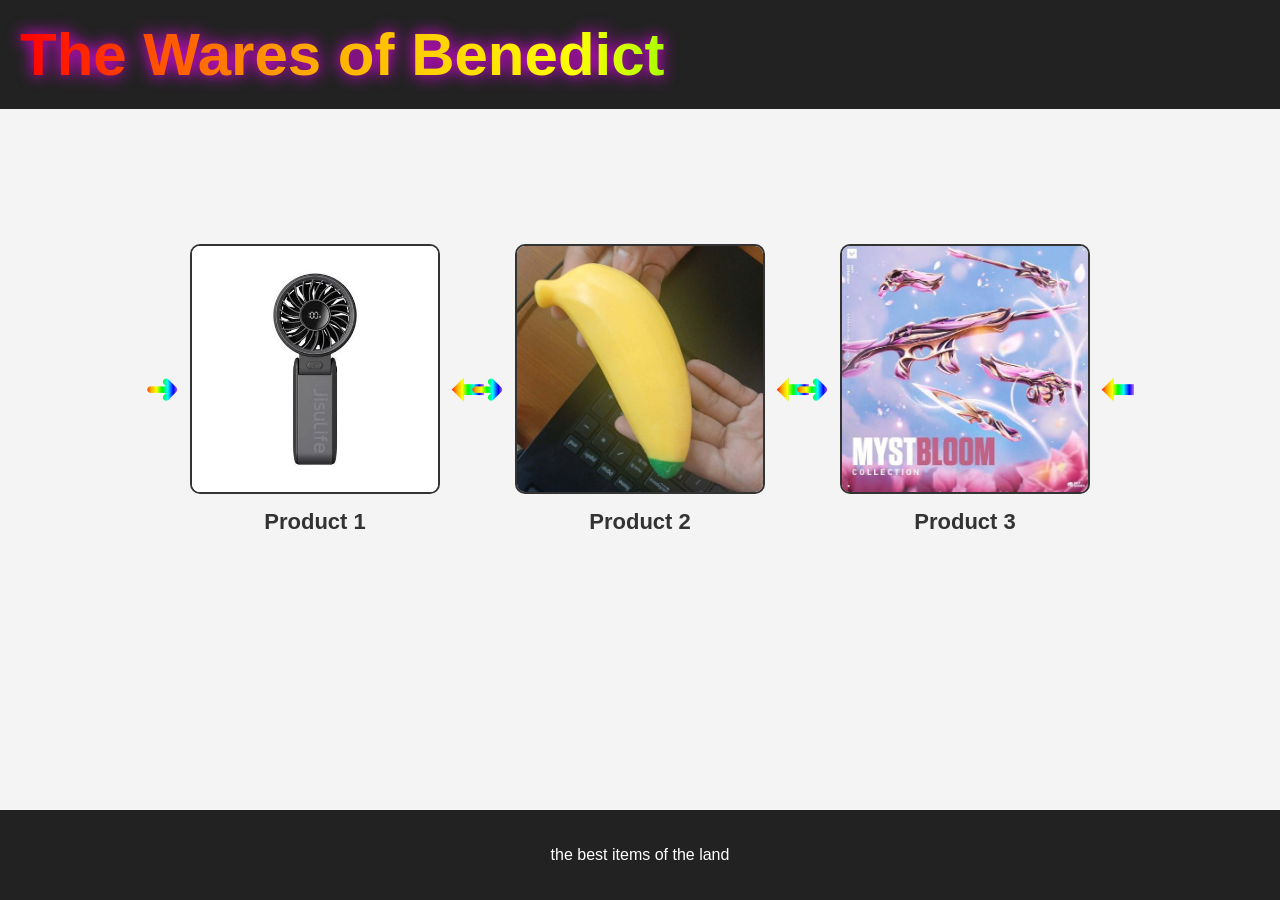
<file: index.html>
<!DOCTYPE html>
<html lang="en">

<head>
    <meta charset="UTF-8">
    <meta name="viewport" content="width=device-width, initial-scale=1.0">
    <title>The Wares of Benedict</title>

    <style>
        
    html, body {
        margin: 0;
        padding: 0;
        min-height: 100%;
    }

    body {
        min-height: 100vh;
        display: flex;
        flex-direction: column;
        font-family: Arial, sans-serif;
        background-color: #f4f4f4;
        color: #333;
    }

    main {
        flex: 1;
    }


        /* Navigation Bar */
        nav {
            background-color: #222;
            padding: 20px;
            display: flex;
            justify-content: space-between;
            align-items: center;
        }

        
    nav h2 {
        font-size: 60px;
        margin: 0;

        background: linear-gradient(
            90deg,
            red,
            orange,
            yellow,
            lime,
            cyan,
            blue,
            violet,
            red
        );

        background-size: 300% 100%;
        background-clip: text;
        -webkit-background-clip: text;
        -webkit-text-fill-color: transparent;

        animation: rainbowGlow 4s linear infinite;

        filter: drop-shadow(0 0 8px #ff00ff);
    }

    /* Animated Rainbow Effect */
    @keyframes rainbowGlow {
        0% {
            background-position: 0% 50%;
            filter: drop-shadow(0 0 5px red);
        }

        25% {
            filter: drop-shadow(0 0 12px yellow);
        }

        50% {
            background-position: 100% 50%;
            filter: drop-shadow(0 0 15px cyan);
        }

        75% {
            filter: drop-shadow(0 0 12px violet);
        }

        100% {
            background-position: 0% 50%;
            filter: drop-shadow(0 0 5px red);
        }
    }


        /* Product Section */
        .products {
            display: flex;
            justify-content: center;
            align-items: center;
            gap: 75px;
            padding: 80px 40px;
            min-height: 400px;
            flex-wrap: wrap;
        }

        /* Individual Product */
        .product {
            text-align: center;
            width: 250px;
        }

        /* Image Container */
        .image-frame {
            position: relative;
            width: 250px;
            height: 250px;
        }

        /* Product Images */
        
    .image-frame img {
        width: 100%;
        height: 100%;
        object-fit: cover;
        object-position: center;
        box-sizing: border-box;
        border: 2px solid #333;
        border-radius: 10px;
    }

        /* Rainbow Arrows */
        .rainbow-arrow {
            position: absolute;
            top: 50%;
            font-size: 40px;
            font-weight: bold;
            line-height: 1;

            background: linear-gradient(
                90deg,
                red,
                orange,
                yellow,
                lime,
                cyan,
                blue,
                violet
            );

            background-clip: text;
            -webkit-background-clip: text;
            color: transparent;
            -webkit-text-fill-color: transparent;

            animation: rainbow 3s linear infinite;
        }

        /* Left Arrow */
        .arrow-left {
            left: -45px;
            animation:
                moveLeft 1.5s ease-in-out infinite,
                rainbow 3s linear infinite;
        }

        /* Right Arrow */
        .arrow-right {
            right: -45px;
            animation:
                moveRight 1.5s ease-in-out infinite,
                rainbow 3s linear infinite;
        }

        /* Left Arrow Moves Toward Image */
        @keyframes moveLeft {
            0%, 100% {
                transform: translate(0, -50%);
            }

            50% {
                transform: translate(12px, -50%);
            }
        }

        /* Right Arrow Moves Toward Image */
        @keyframes moveRight {
            0%, 100% {
                transform: translate(0, -50%);
            }

            50% {
                transform: translate(-12px, -50%);
            }
        }

        /* Rainbow Color Animation */
        @keyframes rainbow {
            0% {
                filter: hue-rotate(0deg);
            }

            100% {
                filter: hue-rotate(360deg);
            }
        }

        /* Product Name */
        .product a {
            display: block;
            margin-top: 15px;
            font-size: 22px;
            font-weight: bold;
            color: #333;
            text-decoration: none;
        }

        .product a:hover {
            color: #ea08ff;
            text-decoration: underline;
        }

        /* Footer */
        footer {
            text-align: center;
            background-color: #222;
            color: white;
            padding: 20px;
        }

        /* Accessibility */
        @media (prefers-reduced-motion: reduce) {
            .rainbow-arrow {
                animation: none;
                transform: translateY(-50%);
            }
        }
    </style>
</head>

<body>

    <!-- Navigation Bar -->
    <nav>
        <h2>The Wares of Benedict</h2>
    </nav>

    <!-- Product Display -->
    <main>
        <section class="products">

            <!-- Product 1 -->
            <div class="product">
                <div class="image-frame">

                    <span class="rainbow-arrow arrow-left"
                          aria-hidden="true">➜</span>

                    <img src="product1.jpg" alt="Product 1">

                    <span class="rainbow-arrow arrow-right"
                          aria-hidden="true">⬅</span>

                </div>

                <a href="JisuLife.html">Product 1</a>
            </div>

            <!-- Product 2 -->
            <div class="product">
                <div class="image-frame">

                    <span class="rainbow-arrow arrow-left"
                          aria-hidden="true">➜</span>

                    <img src="product2.jpg" alt="Product 2">

                    <span class="rainbow-arrow arrow-right"
                          aria-hidden="true">⬅</span>

                </div>

                <a href="squishy.html">Product 2</a>
            </div>

            <!-- Product 3 -->
            <div class="product">
                <div class="image-frame">

                    <span class="rainbow-arrow arrow-left"
                          aria-hidden="true">➜</span>

                    <img src="product3.jpg" alt="Product 3">

                    <span class="rainbow-arrow arrow-right"
                          aria-hidden="true">⬅</span>

                </div>

                <a href="valo_acc.html">Product 3</a>
            </div>

        </section>
    </main>

    <!-- Footer -->
    <footer>
        <p>the best items of the land</p>
    </footer>

</body>
</html>
</file>
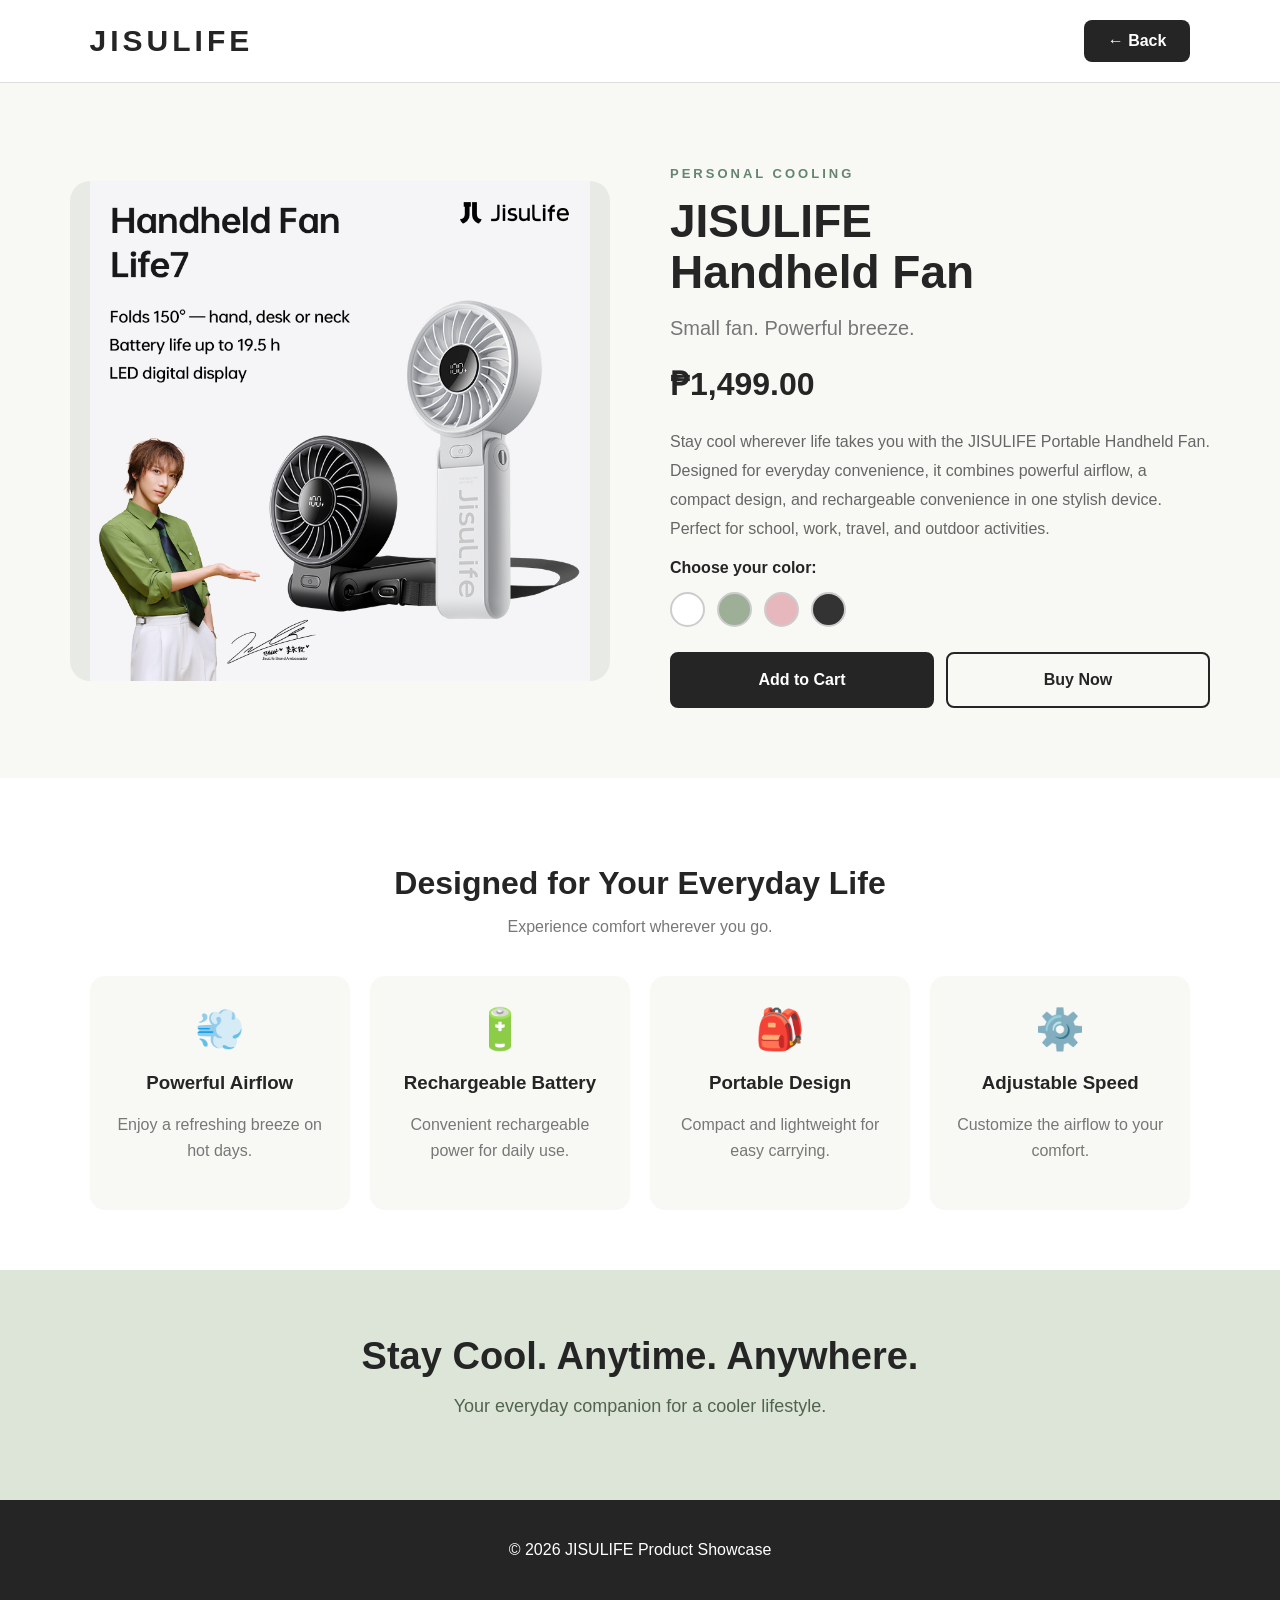
<file: JisuLife.html>
<!DOCTYPE html>
<html lang="en">
<head>
    <meta charset="UTF-8">
    <meta name="viewport" content="width=device-width, initial-scale=1.0">
    <title>JISULIFE | Portable Handheld Fan</title>

    <style>
        * {
            box-sizing: border-box;
        }

        body {
            margin: 0;
            font-family: Arial, sans-serif;
            background-color: #f8f8f5;
            color: #252525;
        }

        /* Navigation Bar */
        nav {
            display: flex;
            justify-content: space-between;
            align-items: center;
            background-color: white;
            padding: 20px 7%;
            border-bottom: 1px solid #ddd;
        }

        nav h1 {
            margin: 0;
            font-size: 30px;
            letter-spacing: 4px;
        }

        /* Back Button */
        .back-btn {
            display: inline-block;
            text-decoration: none;
            background-color: #252525;
            color: white;
            padding: 12px 24px;
            border-radius: 8px;
            font-size: 16px;
            font-weight: bold;
            transition: 0.3s;
        }

        .back-btn:hover {
            background-color: #65856e;
            transform: translateX(-5px);
        }

        /* Product Section */
        .product-container {
            display: flex;
            align-items: center;
            justify-content: center;
            gap: 60px;
            max-width: 1200px;
            margin: auto;
            padding: 70px 30px;
        }

        /* Product Image */
        .product-image {
            flex: 1;
            min-width: 0;
            background-color: #e8ebe5;
            border-radius: 20px;
            overflow: hidden;
        }

        .product-image img {
            width: 100%;
            height: 500px;
            object-fit: contain;
            display: block;
            transition: transform 0.4s;
        }

        .product-image img:hover {
            transform: scale(1.08);
        }

        /* Product Information */
        .product-info {
            flex: 1;
            min-width: 0;
        }

        .category {
            color: #65856e;
            font-size: 13px;
            font-weight: bold;
            letter-spacing: 3px;
        }

        .product-info h2 {
            font-size: 46px;
            margin: 15px 0;
            line-height: 1.1;
        }

        .tagline {
            font-size: 20px;
            color: #777;
        }

        .price {
            font-size: 32px;
            font-weight: bold;
            margin: 25px 0;
        }

        .description {
            color: #666;
            font-size: 16px;
            line-height: 1.8;
        }

        /* Color Options */
        .colors {
            display: flex;
            gap: 12px;
            margin: 15px 0 25px;
        }

        .color-option {
            width: 35px;
            height: 35px;
            border-radius: 50%;
            border: 2px solid #ccc;
            cursor: pointer;
        }

        .color-option:hover,
        .color-option:focus-visible {
            outline: 2px solid #333;
            outline-offset: 3px;
        }

        .white {
            background-color: #ffffff;
        }

        .green {
            background-color: #9eaf98;
        }

        .pink {
            background-color: #e6b8bd;
        }

        .black {
            background-color: #333333;
        }

        /* Buttons */
        .buttons {
            display: flex;
            gap: 12px;
        }

        .btn {
            flex: 1;
            padding: 17px;
            font-size: 16px;
            font-weight: bold;
            border-radius: 8px;
            cursor: pointer;
            transition: 0.3s;
        }

        .add-to-cart {
            background-color: #252525;
            color: white;
            border: 2px solid #252525;
        }

        .add-to-cart:hover {
            background-color: #65856e;
            border-color: #65856e;
        }

        .buy-now {
            background-color: transparent;
            color: #252525;
            border: 2px solid #252525;
        }

        .buy-now:hover {
            background-color: #252525;
            color: white;
        }

        /* Features Section */
        .features {
            background-color: white;
            padding: 60px 7%;
            text-align: center;
        }

        .features h2 {
            font-size: 32px;
            margin-bottom: 10px;
        }

        .features-subtitle {
            color: #777;
            margin-bottom: 40px;
        }

        .feature-container {
            display: grid;
            grid-template-columns: repeat(4, 1fr);
            gap: 20px;
        }

        .feature-card {
            background-color: #f8f8f5;
            padding: 30px 20px;
            border-radius: 15px;
            transition: transform 0.3s;
        }

        .feature-card:hover {
            transform: translateY(-8px);
        }

        .feature-icon {
            font-size: 40px;
        }

        .feature-card p {
            color: #777;
            line-height: 1.6;
        }

        /* Promotional Section */
        .banner {
            background-color: #dce5d8;
            padding: 65px 20px;
            text-align: center;
        }

        .banner h2 {
            font-size: 38px;
            margin: 0 0 15px;
        }

        .banner p {
            color: #52634e;
            font-size: 18px;
        }

        /* Footer */
        footer {
            background-color: #252525;
            color: white;
            padding: 25px;
            text-align: center;
        }

        /* Mobile Responsive Design */
        @media (max-width: 768px) {
            nav {
                padding: 18px 5%;
            }

            nav h1 {
                font-size: 23px;
                letter-spacing: 2px;
            }

            .back-btn {
                padding: 10px 16px;
                font-size: 14px;
            }

            .product-container {
                flex-direction: column;
                gap: 25px;
                padding: 30px 20px;
            }

            .product-image,
            .product-info {
                width: 100%;
            }

            .product-image img {
                height: 350px;
            }

            .product-info h2 {
                font-size: 36px;
            }

            .feature-container {
                grid-template-columns: repeat(2, 1fr);
            }

            .buttons {
                flex-direction: column;
            }

            .banner h2 {
                font-size: 30px;
            }
        }

        @media (max-width: 480px) {
            .feature-container {
                grid-template-columns: 1fr;
            }
        }
    </style>
</head>

<body>

    <!-- Navigation Bar -->
    <nav>
        <h1>JISULIFE</h1>

        <!-- Back to Homepage -->
        <a href="index.html" class="back-btn">
            &larr; Back
        </a>
    </nav>

    <!-- Product Section -->
    <section class="product-container" id="product">

        <div class="product-image">
            <img src="/jisulife.jpg"
                 alt="JISULIFE Portable Handheld Fan">
        </div>

        <div class="product-info">

            <p class="category">PERSONAL COOLING</p>

            <h2>JISULIFE<br>Handheld Fan</h2>

            <p class="tagline">
                Small fan. Powerful breeze.
            </p>

            <p class="price">₱1,499.00</p>

            <p class="description">
                Stay cool wherever life takes you with the
                JISULIFE Portable Handheld Fan. Designed for
                everyday convenience, it combines powerful
                airflow, a compact design, and rechargeable
                convenience in one stylish device.
                Perfect for school, work, travel, and outdoor
                activities.
            </p>

            <strong>Choose your color:</strong>

            <div class="colors">
                <button class="color-option white"
                        type="button"
                        title="White"
                        aria-label="White"></button>

                <button class="color-option green"
                        type="button"
                        title="Green"
                        aria-label="Green"></button>

                <button class="color-option pink"
                        type="button"
                        title="Pink"
                        aria-label="Pink"></button>

                <button class="color-option black"
                        type="button"
                        title="Black"
                        aria-label="Black"></button>
            </div>

            <div class="buttons">
                <button class="btn add-to-cart"
                        onclick="alert('JISULIFE added to cart!')">
                    Add to Cart
                </button>

                <button class="btn buy-now"
                        onclick="alert('Checkout coming soon!')">
                    Buy Now
                </button>
            </div>

        </div>

    </section>

    <!-- Product Features -->
    <section class="features" id="features">

        <h2>Designed for Your Everyday Life</h2>

        <p class="features-subtitle">
            Experience comfort wherever you go.
        </p>

        <div class="feature-container">

            <div class="feature-card">
                <div class="feature-icon">💨</div>
                <h3>Powerful Airflow</h3>
                <p>
                    Enjoy a refreshing breeze on hot days.
                </p>
            </div>

            <div class="feature-card">
                <div class="feature-icon">🔋</div>
                <h3>Rechargeable Battery</h3>
                <p>
                    Convenient rechargeable power for daily use.
                </p>
            </div>

            <div class="feature-card">
                <div class="feature-icon">🎒</div>
                <h3>Portable Design</h3>
                <p>
                    Compact and lightweight for easy carrying.
                </p>
            </div>

            <div class="feature-card">
                <div class="feature-icon">⚙️</div>
                <h3>Adjustable Speed</h3>
                <p>
                    Customize the airflow to your comfort.
                </p>
            </div>

        </div>

    </section>

    <!-- Promotional Banner -->
    <section class="banner">
        <h2>Stay Cool. Anytime. Anywhere.</h2>
        <p>
            Your everyday companion for a cooler lifestyle.
        </p>
    </section>

    <!-- Footer -->
    <footer>
        <p>&copy; 2026 JISULIFE Product Showcase</p>
    </footer>

</body>
</html>
</file>
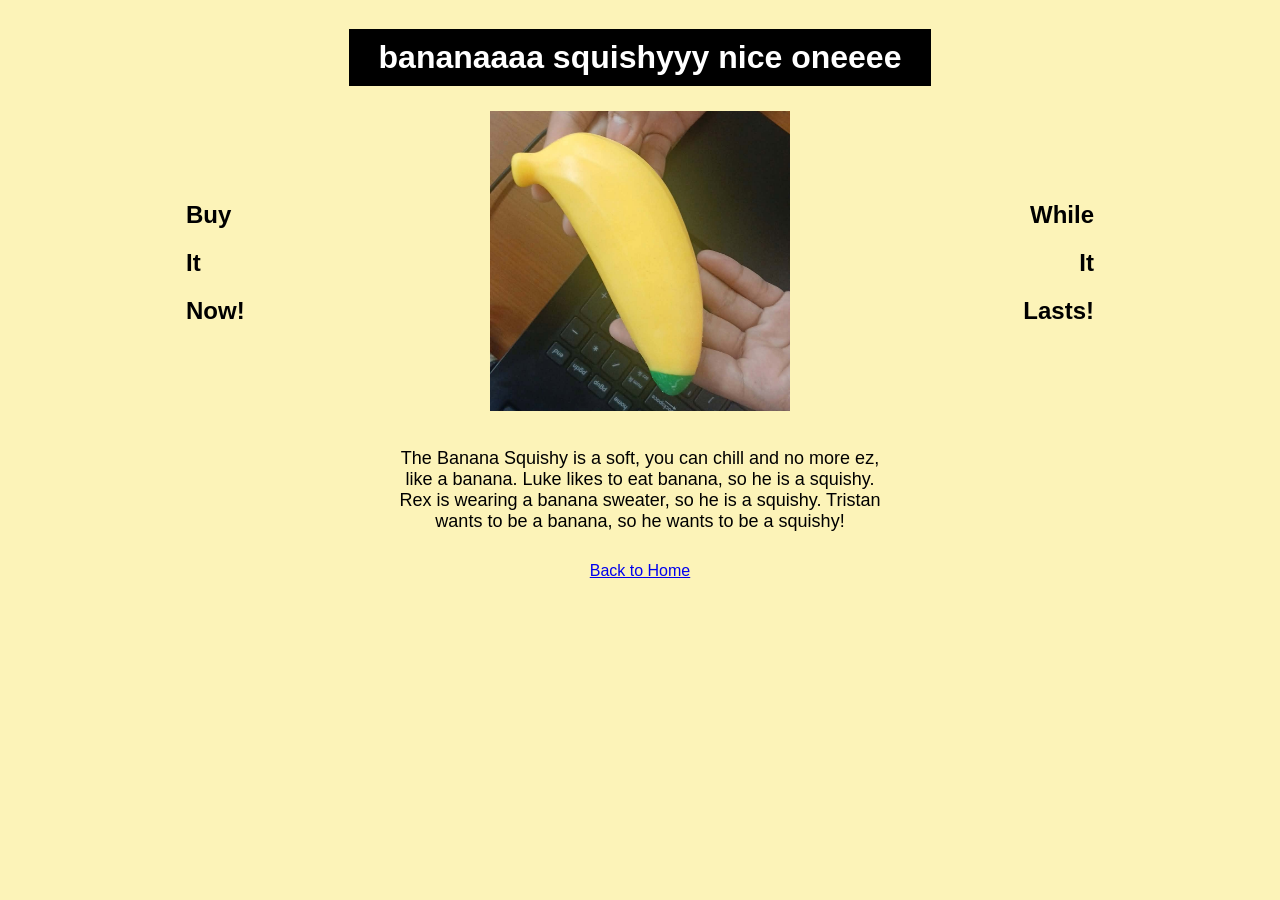
<file: squishy.html>
<!DOCTYPE html>
<html>
<head>
    <title>Banana Squishy</title>
    <link rel ="stylesheet" href="squishyy.css">
</head>
<body>

    <h1>bananaaaa squishyyy nice oneeee</h1>

    <table>
        <tr>
            <td class="left">
                <h2>Buy</h2>
                <h2>It</h2>
                <h2>Now!</h2>
            </td>
            </td>
            <td>
                <img src="product2.jpg" alt="Banana squishy">
            </td>
            <td class="right">
                <h2>While</h2>
                <h2>It</h2>
                <h2>Lasts!</h2>
            </td>
        </tr>
    </table>
    
<p>
    The Banana Squishy is a soft, you can chill and no more ez, like a banana.
    Luke  likes to eat banana, so he is a squishy.
    Rex is wearing a banana sweater, so he is a squishy.
    Tristan wants to be a banana, so he wants to be a squishy!
</p>

<a href="index.html">Back to Home</a>

</body>
</html
</file>
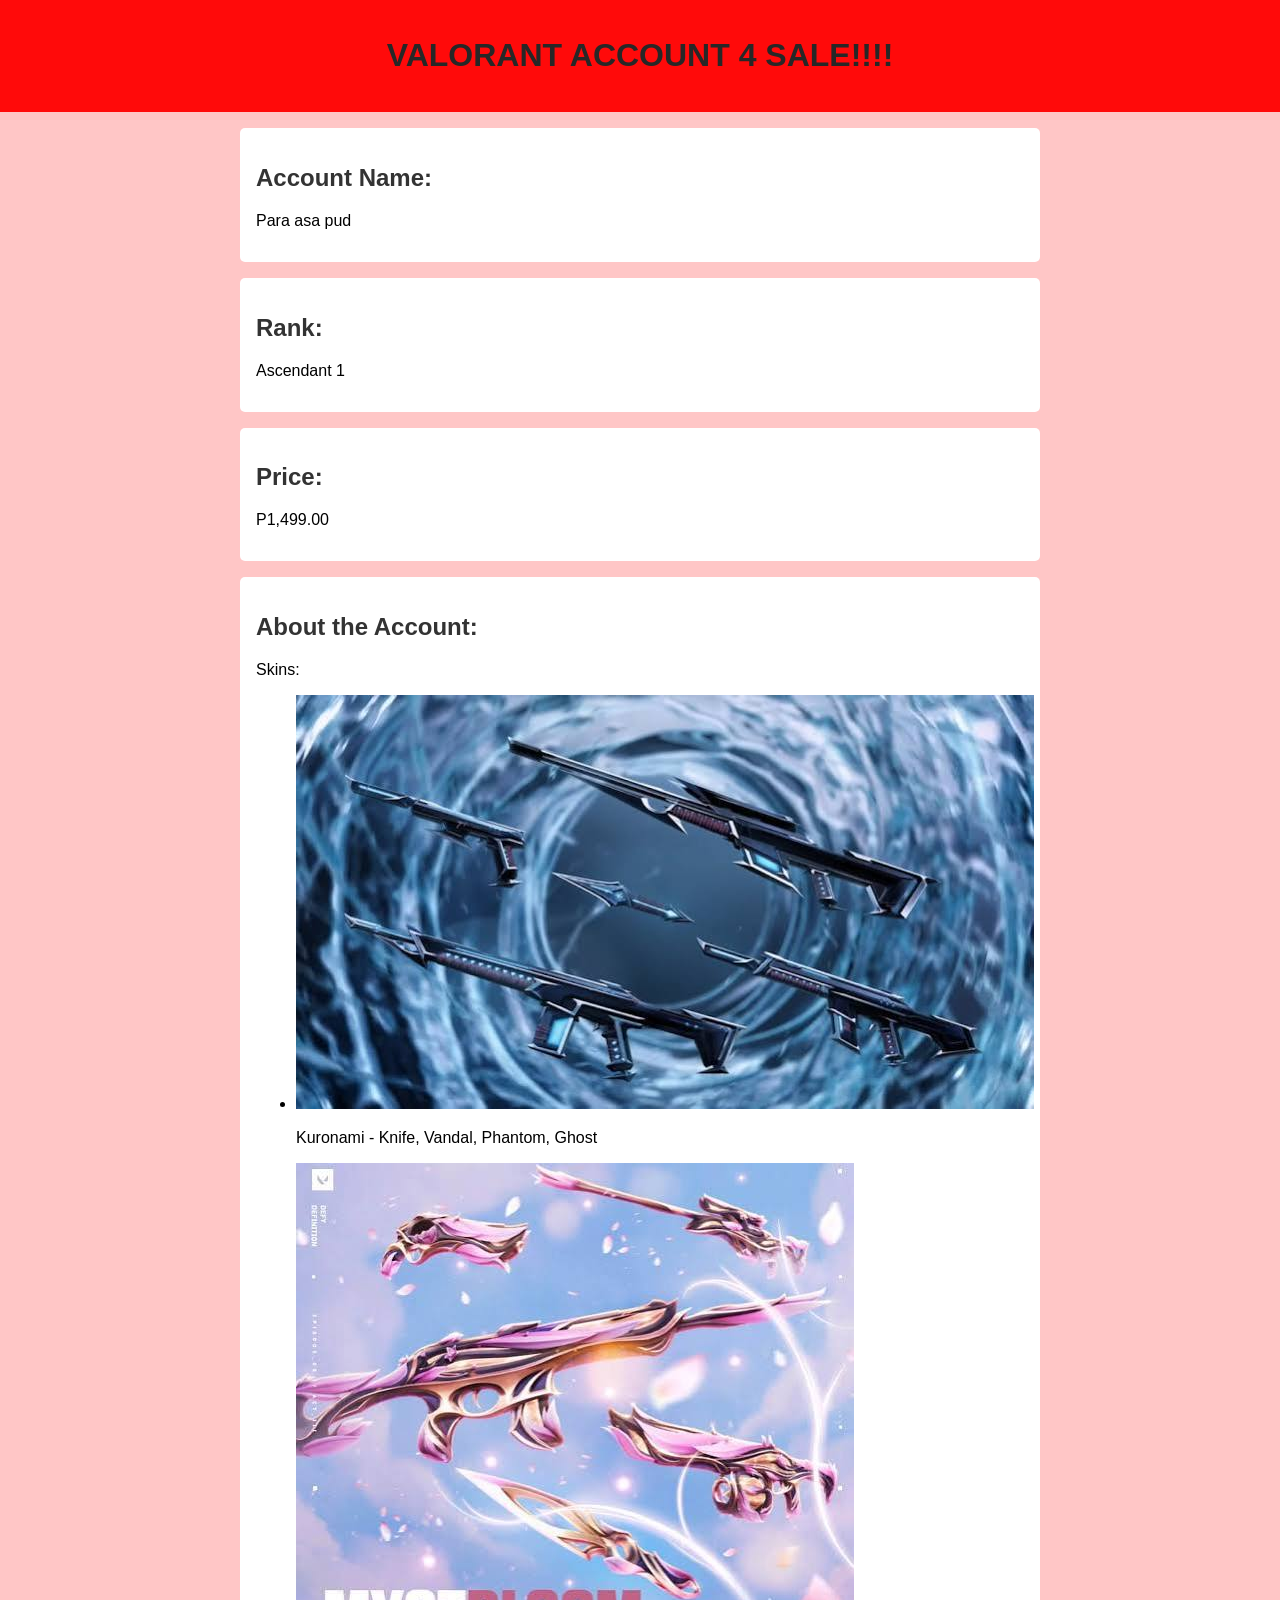
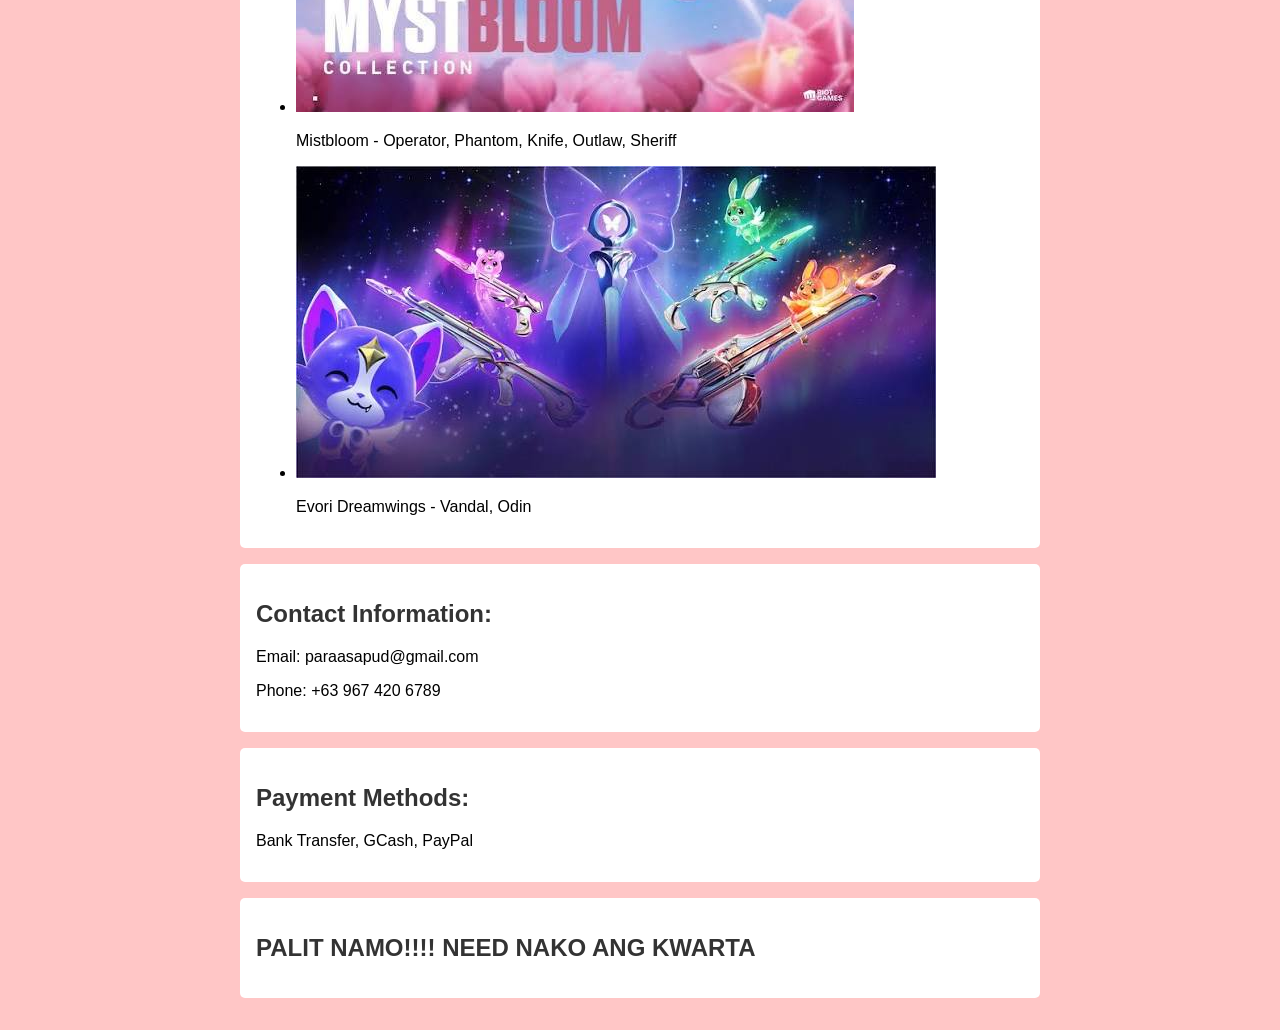
<file: valo_acc.html>
<!DOCTYPE html>
<html lang="en">
<head>
    <meta charset="UTF-8">
    <meta name="viewport" content="width=device-width, initial-scale=1.0">
    <title>Valorant Account For Sale</title>
    <style>
        body {
            font-family: Arial, sans-serif;
            margin: 0;
            padding: 0;
            background-color: #ffc6c6;
        }
        header {
            background-color: #ff0a0a;
            color: #272727;
            padding: 1rem;
            text-align: center;
        }
        main {
            max-width: 800px;
            margin: 0 auto;
            padding: 1rem;
        }
        section {
            background-color: #fff;
            margin-bottom: 1rem;
            padding: 1rem;
            border-radius: 5px;
        }
        h2 {
            color: #333;
        }
    </style>
</head>
<body>
    <header>
        <h1>VALORANT ACCOUNT 4 SALE!!!!</h1>
    </header>
    <main>
        <section>
            <h2>Account Name: </h2>
            <p>Para asa pud</p>
        </section>
        <section>
            <h2>Rank: </h2>
            <p>Ascendant 1</p>
        </section>
        <section>
            <h2>Price: </h2>
            <p>P1,499.00</p>
        </section>
        <section>
            <h2>About the Account: </h2>
            <p>Skins: 
                <ul class="skins">
                    <li><img src="kuronami.jpg" alt="Kuronami">
                        <p>Kuronami - Knife, Vandal, Phantom, Ghost</p>
                    </li>
                    <li><img src="mistbloom.jpg" alt="Mistbloom">
                        <p>Mistbloom - Operator, Phantom, Knife, Outlaw, Sheriff</p>
                    </li>
                    <li><img src="evori.jpg" alt="Evori Dreamwings">
                        <p>Evori Dreamwings - Vandal, Odin</p>
                    </li>
                </ul>
            </p>
        </section>
        <section>
            <h2>Contact Information: </h2>
            <p>Email: paraasapud@gmail.com</p>
            <p>Phone: +63 967 420 6789</p>
        </section>
        <section>
            <h2>Payment Methods: </h2>
            <p>Bank Transfer, GCash, PayPal</p>
        </section>
        <section>
            <h2>PALIT NAMO!!!! NEED NAKO ANG KWARTA</h2>
        </section>
    </main>
</file>
<file: squishyy.css>
body {
  font-family: Arial, sans-serif;
  text-align: center;
  background-color: #fcf3b8;
}

h1 {
  background-color: black;
  color: white;
  display: inline-block;
  padding: 10px 30px;
}

table {
  margin: 0 auto;
}

td {
  width: 300px;
  vertical-align: middle;
}

.left {
  text-align: left;
}

.right {
  text-align: right;
}

img {
  width: 300px;
  height: 300px;
  object-fit: cover;
}

p {
  width: 500px;
  margin: 30px auto;
  font-size: 18px;
}
</file>
